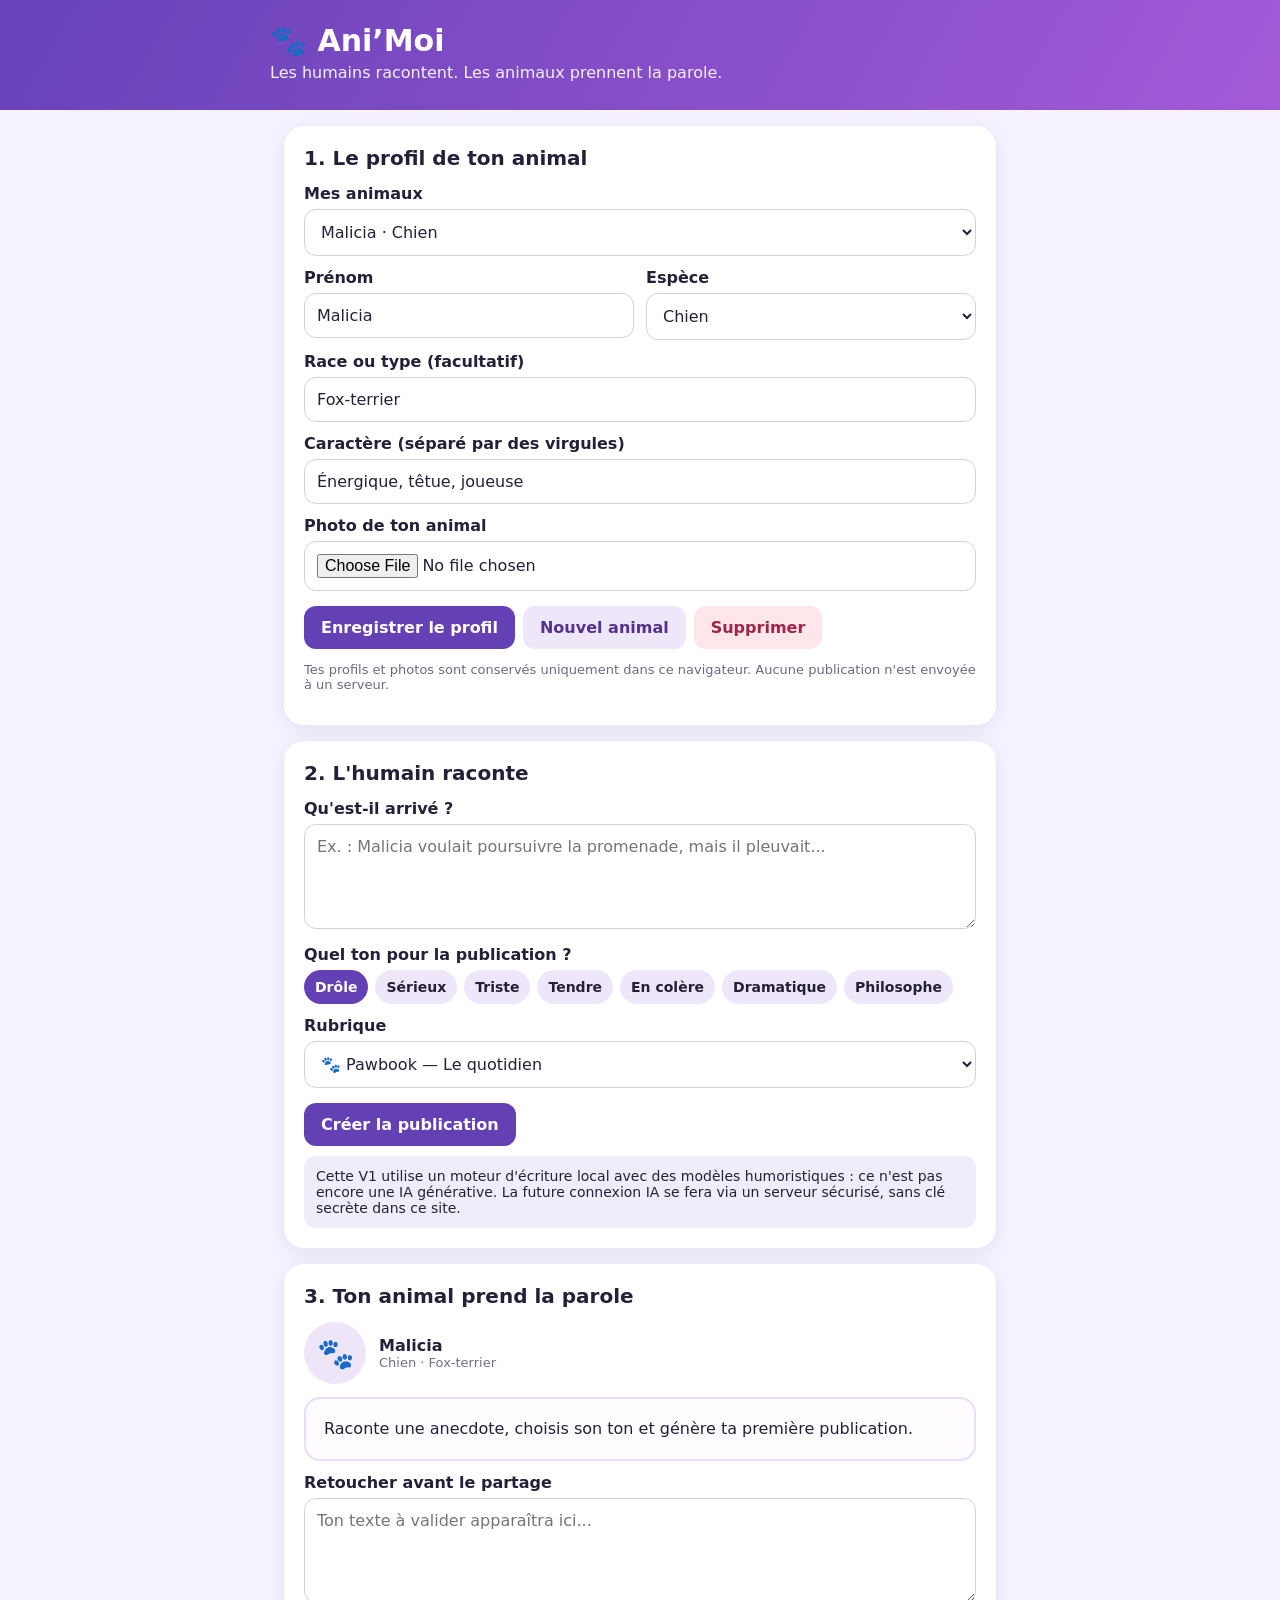
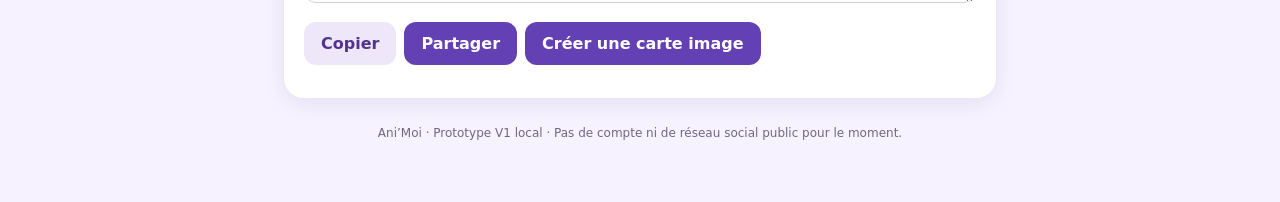
<file: index.html>
<!doctype html><html lang="fr"><head><meta charset="utf-8"><meta name="viewport" content="width=device-width,initial-scale=1,viewport-fit=cover"><meta name="theme-color" content="#6139aa"><title>Ani’Moi — Les animaux prennent la parole</title><style>
:root{font-family:system-ui,-apple-system,Segoe UI,sans-serif;color:#252037;background:#f6f2ff}*{box-sizing:border-box}body{margin:0}header{background:linear-gradient(120deg,#6742b8,#a35ad7);color:white;padding:23px 18px 28px}header .inner,main{max-width:740px;margin:auto}.logo{font-weight:850;font-size:30px}header p{margin:5px 0 0;opacity:.92}main{padding:16px 14px 50px}.panel{background:white;border-radius:20px;padding:20px;margin:0 0 16px;box-shadow:0 5px 22px #2a144515}h2{font-size:20px;margin:0 0 14px}label{display:block;font-weight:650;margin:12px 0 6px}input,textarea,select{font:inherit;width:100%;border:1px solid #d7cce9;border-radius:12px;padding:12px;background:white;color:#252037}textarea{min-height:105px;resize:vertical}button{font:inherit;cursor:pointer;background:#6440b5;color:white;border:0;border-radius:12px;padding:12px 17px;font-weight:750}button:disabled{opacity:.48;cursor:not-allowed}.secondary{background:#eee7fa;color:#53328d}.danger{background:#ffe6eb;color:#9f2445}.buttons{display:flex;gap:8px;flex-wrap:wrap;margin-top:15px}.tagline{font-size:13px;color:#716782}.choice{display:flex;flex-wrap:wrap;gap:7px}.choice label{margin:0;cursor:pointer}.choice input{position:absolute;opacity:0;width:0}.choice span{display:block;padding:9px 11px;border-radius:20px;background:#eee7fa;font-size:14px}.choice input:checked+span{background:#6440b5;color:white}.preview{border:2px solid #e9ddfb;background:#fefcff;border-radius:16px;padding:18px;white-space:pre-wrap;line-height:1.5;overflow-wrap:anywhere}.animal{display:flex;gap:13px;align-items:center;margin-bottom:13px}.avatar{width:62px;height:62px;border-radius:50%;object-fit:cover;background:#eee6f8;display:grid;place-items:center;font-size:30px}.muted{color:#766b84;font-size:13px}.notice{padding:12px;border-radius:12px;background:#f1ecfa;font-size:14px;margin-top:10px}#profilePic{max-width:125px;max-height:125px;border-radius:16px;object-fit:cover;display:none}#cardCanvas{width:100%;border-radius:12px;display:none;margin-top:12px}footer{text-align:center;color:#716782;font-size:12px;padding:12px}a{color:#6440b5}@media(min-width:600px){.twocol{display:grid;grid-template-columns:1fr 1fr;gap:12px}}
</style></head><body><header><div class="inner"><div class="logo">🐾 Ani’Moi</div><p>Les humains racontent. Les animaux prennent la parole.</p></div></header><main>
<section class="panel"><h2>1. Le profil de ton animal</h2><label for="animalSelect">Mes animaux</label><select id="animalSelect"></select><div class="twocol"><div><label for="petName">Prénom</label><input id="petName" maxlength="40" placeholder="Malicia"></div><div><label for="species">Espèce</label><select id="species"><option>Chien</option><option>Chat</option><option>Lapin</option><option>Oiseau</option><option>Cheval</option><option>Poisson</option><option>Hamster</option><option>Autre</option></select></div></div><label for="breed">Race ou type (facultatif)</label><input id="breed" maxlength="70" placeholder="Fox-terrier"><label for="traits">Caractère (séparé par des virgules)</label><input id="traits" maxlength="200" placeholder="Énergique, têtue, joueuse"><label for="photo">Photo de ton animal</label><input type="file" id="photo" accept="image/*"><img id="profilePic" alt="Aperçu de l'animal"><div class="buttons"><button id="savePet">Enregistrer le profil</button><button class="secondary" id="newPet">Nouvel animal</button><button class="danger" id="deletePet">Supprimer</button></div><p class="tagline">Tes profils et photos sont conservés uniquement dans ce navigateur. Aucune publication n'est envoyée à un serveur.</p></section>
<section class="panel"><h2>2. L'humain raconte</h2><label for="story">Qu'est-il arrivé ?</label><textarea id="story" maxlength="1200" placeholder="Ex. : Malicia voulait poursuivre la promenade, mais il pleuvait..."></textarea><label>Quel ton pour la publication ?</label><div class="choice" id="tones"></div><label for="rubric">Rubrique</label><select id="rubric"><option value="pawbook">🐾 Pawbook — Le quotidien</option><option value="sav">📣 Le SAV des animaux</option><option value="linkedin">💼 LinkedPaw — Vie professionnelle</option><option value="potins">📰 Potins de gamelle</option></select><div class="buttons"><button id="generate">Créer la publication</button></div><div class="notice">Cette V1 utilise un moteur d'écriture local avec des modèles humoristiques : ce n'est pas encore une IA générative. La future connexion IA se fera via un serveur sécurisé, sans clé secrète dans ce site.</div></section>
<section class="panel"><h2>3. Ton animal prend la parole</h2><div class="animal"><img class="avatar" id="postPhoto" alt="Photo de profil" style="display:none"><div class="avatar" id="fallbackAvatar">🐾</div><div><strong id="postName">Ton animal</strong><div class="muted" id="postMeta">Une publication pour commencer</div></div></div><div class="preview" id="output" aria-live="polite">Raconte une anecdote, choisis son ton et génère ta première publication.</div><label for="editPost">Retoucher avant le partage</label><textarea id="editPost" placeholder="Ton texte à valider apparaîtra ici..."></textarea><div class="buttons"><button id="copy" class="secondary">Copier</button><button id="share">Partager</button><button id="makeImage">Créer une carte image</button></div><canvas id="cardCanvas" width="1080" height="1350"></canvas><div class="buttons" id="downloadArea" style="display:none"><button id="download">Télécharger l'image</button></div><p class="muted" id="feedback" aria-live="polite"></p></section><footer>Ani’Moi · Prototype V1 local · Pas de compte ni de réseau social public pour le moment.</footer></main><script>
'use strict';const $=id=>document.getElementById(id);const KEY='animoi-pets-v1';let pets=[],selected=null,imageData='';let tone='drôle';const moods=['drôle','sérieux','triste','tendre','en colère','dramatique','philosophe'];
function save(){try{localStorage.setItem(KEY,JSON.stringify(pets));return true}catch(e){alert('Espace de stockage du navigateur insuffisant. Essaie une photo plus petite.');return false}}
try{pets=JSON.parse(localStorage.getItem(KEY)||'[]');if(!Array.isArray(pets))pets=[]}catch{pets=[]}
if(!pets.length){pets=[{id:'malicia-demo',name:'Malicia',species:'Chien',breed:'Fox-terrier',traits:'Énergique, têtue, joueuse',photo:''}];save()}
function renderPets(){const s=$('animalSelect');s.replaceChildren();pets.forEach(p=>{const o=document.createElement('option');o.value=p.id;o.textContent=p.name+' · '+p.species;s.append(o)});if(selected&&pets.some(p=>p.id===selected))s.value=selected;else selected=pets[0]?.id||null,s.value=selected||'';loadPet()}
function loadPet(){const p=pets.find(x=>x.id===selected);$('petName').value=p?.name||'';$('species').value=p?.species||'Chien';$('breed').value=p?.breed||'';$('traits').value=p?.traits||'';imageData=p?.photo||'';$('profilePic').style.display=imageData?'block':'none';if(imageData)$('profilePic').src=imageData;updateByline()}
function current(){return pets.find(p=>p.id===selected)||{name:$('petName').value.trim()||'Mon animal',species:$('species').value,breed:$('breed').value,traits:$('traits').value,photo:imageData}}
function updateByline(){const p=current();$('postName').textContent=p.name;$('postMeta').textContent=[p.species,p.breed].filter(Boolean).join(' · ');$('fallbackAvatar').style.display=p.photo?'none':'grid';$('postPhoto').style.display=p.photo?'block':'none';if(p.photo)$('postPhoto').src=p.photo}
$('animalSelect').addEventListener('change',e=>{selected=e.target.value;loadPet()});$('newPet').onclick=()=>{selected=null;loadPet();$('petName').focus()};$('deletePet').onclick=()=>{if(!selected)return;if(!confirm('Supprimer ce profil de cet appareil ?'))return;pets=pets.filter(p=>p.id!==selected);save();selected=null;renderPets()};
$('photo').onchange=async e=>{const file=e.target.files[0];if(!file)return;if(!file.type.startsWith('image/'))return alert('Choisis une image.');try{const url=URL.createObjectURL(file);const img=new Image();img.src=url;await img.decode();const scale=Math.min(1,550/Math.max(img.width,img.height));const c=document.createElement('canvas');c.width=Math.round(img.width*scale);c.height=Math.round(img.height*scale);c.getContext('2d').drawImage(img,0,0,c.width,c.height);imageData=c.toDataURL('image/jpeg',.7);URL.revokeObjectURL(url);$('profilePic').src=imageData;$('profilePic').style.display='block';updateByline()}catch{alert('Cette image ne peut pas être chargée.')}};
$('savePet').onclick=()=>{const name=$('petName').value.trim();if(!name)return alert('Indique le prénom de ton animal.');const p={id:selected||'pet-'+Date.now(),name,species:$('species').value,breed:$('breed').value.trim(),traits:$('traits').value.trim(),photo:imageData};const old=[...pets];const index=pets.findIndex(x=>x.id===p.id);if(index<0)pets.push(p);else pets[index]=p;if(!save()){pets=old;return}selected=p.id;renderPets();$('feedback').textContent='Profil enregistré sur cet appareil.'};
const tones=$('tones');moods.forEach(m=>{const label=document.createElement('label');const radio=document.createElement('input');radio.type='radio';radio.name='mood';radio.value=m;radio.checked=m===tone;radio.onchange=()=>tone=m;const span=document.createElement('span');span.textContent=m[0].toUpperCase()+m.slice(1);label.append(radio,span);tones.append(label)});
function narrator(p){const traits=p.traits?` (${p.traits})`:'';return p.name+traits}
function formulate(p,story,mood,rubric){const intro={drôle:'COMMUNIQUÉ OFFICIEL 🐾',sérieux:'UNE QUESTION IMPORTANTE 🐾',triste:'UN PETIT MOMENT DE MÉLANCOLIE 💜',tendre:'LE BONHEUR EST DANS LES PETITS RIENS ❤️','en colère':'JE DÉPOSE UNE RÉCLAMATION ! 😤',dramatique:'TRAGÉDIE EN TROIS ACTES 🎭',philosophe:'PENSÉE DU JOUR 🌿'}[mood];const prefix={pawbook:'Cher journal,',sav:'À l’attention du service réclamations des humains,',linkedin:'Note interne de la direction des opérations domestiques,',potins:'EXCLUSIVITÉ — La presse animalière révèle :'}[rubric];const ending={drôle:'J’exige réparation sous forme de friandises. Sans négociation. 😂',sérieux:'Merci de prendre cette question très au sérieux. 🐾',triste:'Un peu de douceur me ferait du bien aujourd’hui. 💜',tendre:'Et malgré tout, je ne changerais mon humain pour rien au monde. ❤️','en colère':'Le syndicat des pattes libres a été prévenu. 😤',dramatique:'La suite au prochain épisode… si mon cœur le supporte. 🎭',philosophe:'La vie est courte : prenons le temps de renifler les roses. 🌿'}[mood];return `${intro}\n\n${prefix}\n\nVoici les faits selon mon humain : « ${story.trim()} »\n\nMoi, ${p.name}, ${p.species.toLowerCase()}${p.breed?' '+p.breed:''}, je tiens à faire entendre ma version.\n\n${ending}\n\n#AniMoi #VieDAnimal`}
$('generate').onclick=()=>{const story=$('story').value.trim();if(!story)return alert('Raconte une petite anecdote.');const p=current();const result=formulate(p,story,tone,$('rubric').value);$('output').textContent=result;$('editPost').value=result;updateByline();$('feedback').textContent='Texte de démonstration prêt à retoucher.'};$('editPost').oninput=()=>{$('output').textContent=$('editPost').value};
$('copy').onclick=async()=>{const s=$('editPost').value;if(!s)return;try{await navigator.clipboard.writeText(s);$('feedback').textContent='Texte copié !'}catch{$('editPost').select();$('feedback').textContent='Sélectionne le texte pour le copier.'}};
$('share').onclick=async()=>{const text=$('editPost').value;if(!text)return;try{if(navigator.share)await navigator.share({title:'Ani’Moi',text});else{$('copy').click()}}catch(e){if(e.name!=='AbortError')$('feedback').textContent='Partage indisponible : utilise Copier.'}};
function wrap(ctx,text,maxWidth){const out=[];for(const para of text.split('\n')){if(!para){out.push('');continue}let line='';for(const word of para.split(/\s+/)){if(ctx.measureText((line?line+' ':'')+word).width>maxWidth&&line){out.push(line);line=word}else line+=(line?' ':'')+word}out.push(line)}return out}
$('makeImage').onclick=()=>{const text=$('editPost').value.trim();if(!text)return alert('Génère d’abord une publication.');const p=current(),c=$('cardCanvas'),ctx=c.getContext('2d');ctx.fillStyle='#f8f3ff';ctx.fillRect(0,0,1080,1350);ctx.fillStyle='#6540ac';ctx.fillRect(0,0,1080,170);ctx.fillStyle='white';ctx.font='bold 67px system-ui';ctx.fillText('🐾 Ani’Moi',65,110);ctx.fillStyle='#251b35';ctx.font='bold 52px system-ui';ctx.fillText(p.name.slice(0,23),70,245);ctx.fillStyle='#736384';ctx.font='31px system-ui';ctx.fillText([p.species,p.breed].filter(Boolean).join(' · ').slice(0,46),70,297);ctx.fillStyle='#2b2334';ctx.font='34px system-ui';const lines=wrap(ctx,text,930);let y=385;for(const line of lines){if(y>1230){ctx.fillText('…',70,y);break}ctx.fillText(line,70,y);y+=47}ctx.fillStyle='#6540ac';ctx.font='bold 28px system-ui';ctx.fillText('Les animaux prennent la parole.',70,1310);c.style.display='block';$('downloadArea').style.display='flex';$('feedback').textContent='Carte créée, prête à télécharger.'};$('download').onclick=()=>{const a=document.createElement('a');a.download='animoi-publication.png';a.href=$('cardCanvas').toDataURL('image/png');a.click()};renderPets();
</script></body></html>
</file>
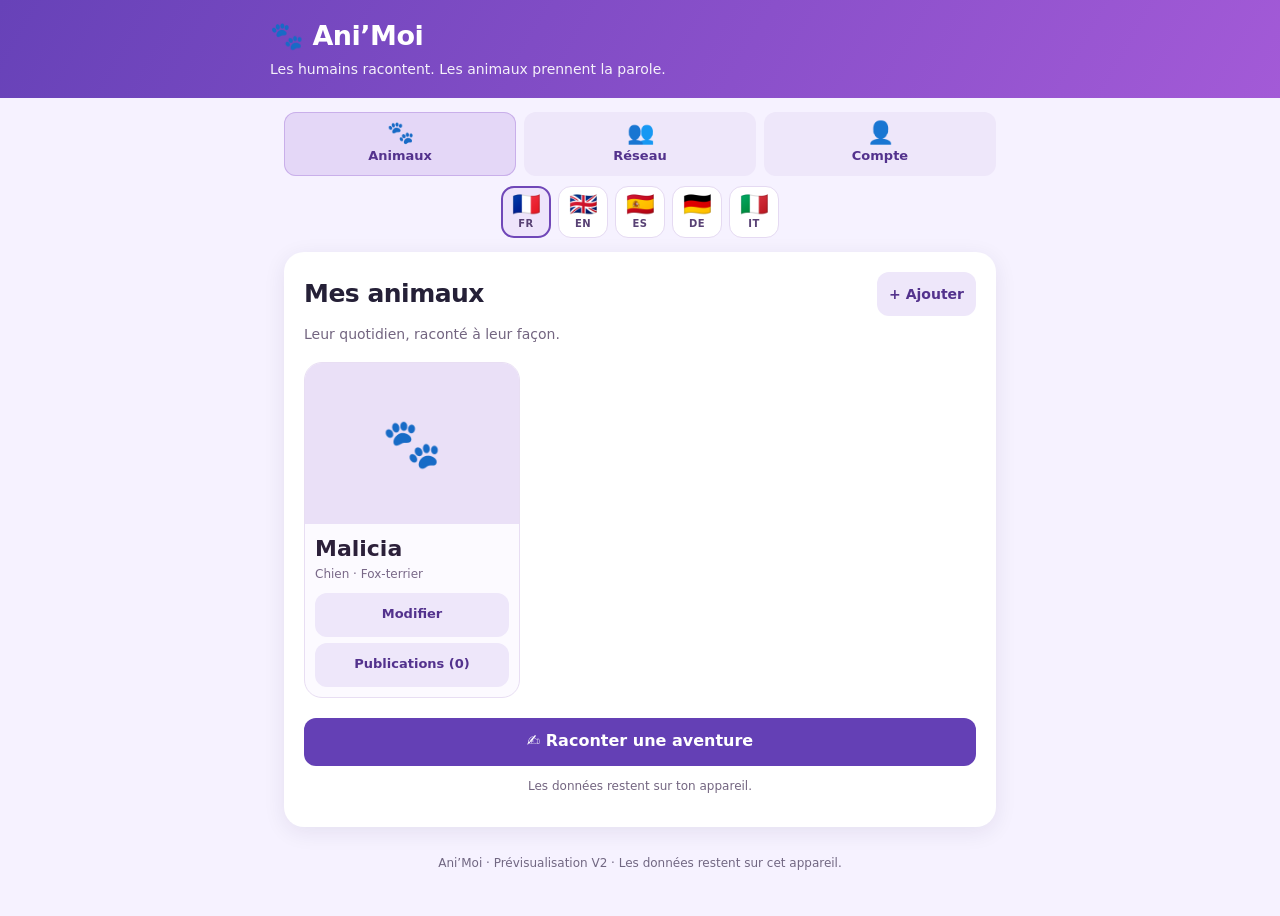
<file: v2-preview/index.html>
<!doctype html><html lang="fr"><head><meta charset="utf-8"><meta name="viewport" content="width=device-width,initial-scale=1,viewport-fit=cover"><meta name="theme-color" content="#6139aa"><title>Ani’Moi — Les animaux prennent la parole</title><style>
:root{font-family:system-ui,-apple-system,Segoe UI,sans-serif;color:#252037;background:#f6f2ff}*{box-sizing:border-box}body{margin:0}header{background:linear-gradient(120deg,#6742b8,#a35ad7);color:white;padding:23px 18px 28px}header .inner,main{max-width:740px;margin:auto}.logo{font-weight:850;font-size:30px}header p{margin:5px 0 0;opacity:.92}main{padding:16px 14px 50px}.panel{background:white;border-radius:20px;padding:20px;margin:0 0 16px;box-shadow:0 5px 22px #2a144515}h2{font-size:20px;margin:0 0 14px}label{display:block;font-weight:650;margin:12px 0 6px}input,textarea,select{font:inherit;width:100%;border:1px solid #d7cce9;border-radius:12px;padding:12px;background:white;color:#252037}textarea{min-height:105px;resize:vertical}button{font:inherit;cursor:pointer;background:#6440b5;color:white;border:0;border-radius:12px;padding:12px 17px;font-weight:750}button:disabled{opacity:.48;cursor:not-allowed}.secondary{background:#eee7fa;color:#53328d}.danger{background:#ffe6eb;color:#9f2445}.buttons{display:flex;gap:8px;flex-wrap:wrap;margin-top:15px}.tagline{font-size:13px;color:#716782}.choice{display:flex;flex-wrap:wrap;gap:7px}.choice label{margin:0;cursor:pointer}.choice input{position:absolute;opacity:0;width:0}.choice span{display:block;padding:9px 11px;border-radius:20px;background:#eee7fa;font-size:14px}.choice input:checked+span{background:#6440b5;color:white}.preview{border:2px solid #e9ddfb;background:#fefcff;border-radius:16px;padding:18px;white-space:pre-wrap;line-height:1.5;overflow-wrap:anywhere}.animal{display:flex;gap:13px;align-items:center;margin-bottom:13px}.avatar{width:62px;height:62px;border-radius:50%;object-fit:cover;background:#eee6f8;display:grid;place-items:center;font-size:30px}.muted{color:#766b84;font-size:13px}.notice{padding:12px;border-radius:12px;background:#f1ecfa;font-size:14px;margin-top:10px}#profilePic{max-width:125px;max-height:125px;border-radius:16px;object-fit:cover;display:none}#cardCanvas{width:100%;border-radius:12px;display:none;margin-top:12px}footer{text-align:center;color:#716782;font-size:12px;padding:12px}a{color:#6440b5}@media(min-width:600px){.twocol{display:grid;grid-template-columns:1fr 1fr;gap:12px}}
#editPost{min-height:340px;height:42vh;max-height:75vh;line-height:1.55;resize:vertical}@media(min-width:600px){#editPost{min-height:400px;height:460px}}</style><link rel="stylesheet" href="v2.css?v=4.11"><link rel="stylesheet" href="publication-card.css?v=4.11"></head><body><header><div class="inner"><div class="logo">🐾 Ani’Moi</div><p data-i18n="app.tagline">Les humains racontent. Les animaux prennent la parole.</p></div></header><main>
<section class="panel"><h2 data-i18n="profile.title">1. Le profil de ton animal</h2><label for="animalSelect" data-i18n="profile.animals">Mes animaux</label><select id="animalSelect"></select><div class="twocol"><div><label for="petName" data-i18n="profile.name">Prénom</label><input id="petName" maxlength="40" placeholder="Mon animal"></div><div><label for="species" data-i18n="profile.species">Espèce</label><select id="species"><option value="Chien" data-i18n="species.dog">Chien</option><option value="Chat" data-i18n="species.cat">Chat</option><option value="Lapin" data-i18n="species.rabbit">Lapin</option><option value="Oiseau" data-i18n="species.bird">Oiseau</option><option value="Cheval" data-i18n="species.horse">Cheval</option><option value="Poisson" data-i18n="species.fish">Poisson</option><option value="Hamster" data-i18n="species.hamster">Hamster</option><option value="Autre" data-i18n="species.other">Autre</option></select></div></div><input id="breed" type="hidden"><input id="traits" type="hidden"><div id="profileCharacteristics"></div><label for="photo" data-i18n="profile.photo">Photo de ton animal</label><input type="file" id="photo" accept="image/*"><img id="profilePic" alt="Aperçu de l'animal"><div class="buttons"><button id="savePet" data-i18n="profile.saveInitial">Enregistrer le profil</button><button class="danger" id="deletePet" data-i18n="profile.delete">Supprimer</button></div><p class="tagline" data-i18n="profile.privacy">Tes profils et photos sont conservés uniquement dans ce navigateur. Aucune publication n'est envoyée à un serveur.</p></section>
<section class="panel"><h2 data-i18n="composer.title">L’humain raconte</h2><label for="story" data-i18n="composer.story">Qu'est-il arrivé ?</label><textarea id="story" maxlength="1200" placeholder="Ex. : Mon animal voulait poursuivre la promenade, mais il pleuvait..."></textarea><label data-i18n="composer.tone">Quel ton pour la publication ?</label><div class="choice" id="tones"></div><label for="rubric" data-i18n="composer.rubric">Rubrique</label><select id="rubric"><option value="pawbook" data-i18n="rubric.pawbook">🐾 Pawbook — Le quotidien</option><option value="sav" data-i18n="rubric.sav">📣 Le SAV des animaux</option><option value="linkedin" data-i18n="rubric.linkedin">💼 LinkedPaw — Vie professionnelle</option><option value="potins" data-i18n="rubric.potins">📰 Potins de gamelle</option></select><div class="buttons"><button id="generate" data-i18n="composer.generate">Créer la publication</button></div><div class="notice" data-i18n="composer.notice">Cette version utilise un moteur d'écriture local avec des modèles humoristiques : ce n'est pas encore une IA générative. La future connexion IA se fera via un serveur sécurisé, sans clé secrète dans ce site.</div></section>
<section class="panel"><h2 data-i18n="preview.title">Communiqué officiel</h2><div class="animal"><img class="avatar" id="postPhoto" alt="Photo de profil" style="display:none"><div class="avatar" id="fallbackAvatar">🐾</div><div><strong id="postName">Ton animal</strong><div class="muted" id="postMeta">Une publication pour commencer</div></div></div><div class="preview" id="output" hidden aria-hidden="true">Raconte une anecdote, choisis son ton et génère ta première publication.</div><label class="editor-hint" for="editPost" data-i18n="preview.edit">Vous pouvez retoucher le texte avant de le partager.</label><textarea id="editPost" rows="14" placeholder="Ton texte à valider apparaîtra ici..."></textarea><div class="buttons"><button id="copy" class="secondary" data-i18n="preview.copy">Copier</button><button id="share" data-i18n="preview.share">Partager</button><button id="makeImage" data-i18n="preview.image">Créer une carte image</button></div><canvas id="cardCanvas" width="1080" height="1350"></canvas><div class="buttons" id="downloadArea" style="display:none"><button id="download" data-i18n="preview.download">Télécharger l'image</button></div><p class="muted" id="feedback" aria-live="polite"></p></section><footer data-i18n="app.footer">Ani’Moi · Prévisualisation V2 · Les données restent sur cet appareil.</footer></main><script src="catalogs/breeds.js?v=4.11"></script><script src="catalogs/species.js?v=4.11"></script><script src="characteristics.js?v=4.11"></script><script src="pet-age.js?v=4.11"></script><script src="i18n.js?v=4.11"></script><script src="locales/fr.js?v=4.11"></script><script src="locales/en.js?v=4.11"></script><script src="locales/es.js?v=4.11"></script><script src="locales/de.js?v=4.11"></script><script src="locales/it.js?v=4.11"></script><script src="rubrics.js?v=4.11"></script><script src="permissions.js?v=4.11"></script><script src="gazette.js?v=4.11"></script><script src="data.js?v=4.11"></script><script>AniMoiI18n.setLocale(AniMoiData.read().settings.language);</script><script src="profile-fields.js?v=4.11"></script><script src="pet-age-fields.js?v=4.11"></script><script>
'use strict';const $=id=>document.getElementById(id);const KEY='animoi-pets-v1';let pets=[],selected=null,imageData='',photoEpoch=0;let tone='drôle';const moods=['drôle','sérieux','triste','tendre','en colère','dramatique','philosophe'];
function save(){try{AniMoiData.write({...AniMoiData.read(),pets});return true}catch(e){alert('Enregistrement annulé : '+e.message);return false}}
pets=AniMoiData.read().pets;
function renderPets(){const s=$('animalSelect');s.replaceChildren();pets.forEach(p=>{const o=document.createElement('option');o.value=p.id;o.textContent=p.name+' · '+p.species;s.append(o)});if(selected&&pets.some(p=>p.id===selected))s.value=selected;else selected=pets[0]?.id||null,s.value=selected||'';loadPet()}
function loadPet(){photoEpoch++;$('photo').value='';const p=pets.find(x=>x.id===selected);$('petName').value=p?.name||'';if(p?.species&&![...$('species').options].some(option=>option.value===p.species)){const option=document.createElement('option');option.value=p.species;option.textContent=p.species;$('species').append(option)}$('species').value=p?.species||'Chien';$('breed').value=p?.breed||'';$('traits').value=p?.traits||'';AniMoiProfileFields.load(p,$('species').value);AniMoiPetAgeFields.load(p);imageData=p?.photo||'';$('profilePic').style.display=imageData?'block':'none';if(imageData)$('profilePic').src=imageData;updateByline()}
function current(){return pets.find(p=>p.id===selected)||{name:$('petName').value.trim()||'Mon animal',species:$('species').value,breed:$('breed').value,traits:$('traits').value,photo:imageData}}
function updateByline(){const p=current();$('postName').textContent=p.name;$('postMeta').textContent=[p.species,p.breed].filter(Boolean).join(' · ');$('fallbackAvatar').style.display=p.photo?'none':'grid';$('postPhoto').style.display=p.photo?'block':'none';if(p.photo)$('postPhoto').src=p.photo}
$('animalSelect').addEventListener('change',e=>{selected=e.target.value;loadPet()});function beginAnimal(){selected=null;loadPet()}$('deletePet').onclick=()=>{};
$('photo').onchange=async e=>{
 const file=e.target.files[0];if(!file)return;
 if(!file.type.startsWith('image/'))return alert('Choisis une image.');
 const epoch=++photoEpoch;let url;
 try{
 url=URL.createObjectURL(file);const img=new Image();img.src=url;await img.decode();
 if(epoch!==photoEpoch)return;
 const scale=Math.min(1,550/Math.max(img.width,img.height)),c=document.createElement('canvas');
 c.width=Math.round(img.width*scale);c.height=Math.round(img.height*scale);c.getContext('2d').drawImage(img,0,0,c.width,c.height);
 imageData=c.toDataURL('image/jpeg',.7);$('profilePic').src=imageData;$('profilePic').style.display='block';updateByline();
 }catch{if(epoch===photoEpoch)alert('Cette image ne peut pas être chargée.')}finally{if(url)URL.revokeObjectURL(url)}
};
$('savePet').onclick=()=>{const name=$('petName').value.trim();if(!name)return alert('Indique le prénom de ton animal.');let fields;try{fields={...AniMoiProfileFields.values(),...AniMoiPetAgeFields.values()}}catch(error){return alert(error.message)}const p={...pets.find(p=>p.id===selected),id:selected||'pet-'+crypto.randomUUID(),name,species:$('species').value,...fields,photo:imageData};const old=[...pets];const index=pets.findIndex(x=>x.id===p.id);if(index<0)pets.push(p);else pets[index]=p;if(!save()){pets=old;return}selected=p.id;renderPets();$('feedback').textContent='Profil enregistré sur cet appareil.';document.dispatchEvent(new Event('animoi:pet-saved'))};
const tones=$('tones');moods.forEach(m=>{const label=document.createElement('label');const radio=document.createElement('input');radio.type='radio';radio.name='mood';radio.value=m;radio.checked=m===tone;radio.onchange=()=>tone=m;const span=document.createElement('span');AniMoiI18n.bind(span,'tone.'+({'drôle':'funny','sérieux':'serious','triste':'sad','tendre':'tender','en colère':'angry','dramatique':'dramatic','philosophe':'philosophical'}[m]));label.append(radio,span);tones.append(label)});
function personality(p){const labels=AniMoiCharacteristics.prioritizedLabels(p,'fr');if(!labels.length)return '';const rules=[[/joueu|energi|énergi|actif|active|espiègl|espiegl/i,'Moi, je transforme chaque imprévu en terrain de jeu.'],[/têtu|tetu/i,'Changer d’avis ? Je préfère défendre mon idée jusqu’au bout.'],[/timid|craint/i,'Je préfère observer à l’abri avant de me lancer.'],[/calme|dou/i,'Je prends le temps de savourer les petits moments.'],[/curieu/i,'Il faut absolument que j’explore cette affaire.']];const replies=[];for(const label of labels)for(const [pattern,reply] of rules)if(pattern.test(label)&&!replies.includes(reply))replies.push(reply);return '\n\n'+(replies.join(' ')||'Je raconte cette aventure à ma façon.')}
function narrator(p){return p.name}
function formulate(p,story,mood,rubric){const language=AniMoiPublications.detectLanguage(story,AniMoiI18n.locale);if(language!=='fr')return AniMoiPublications.withDefaultHashtags(AniMoiStoryFormatter.format(p,story,mood,rubric,language),p.species,AniMoiI18n.locale);const intro={drôle:'COMMUNIQUÉ OFFICIEL 🐾',sérieux:'UNE QUESTION IMPORTANTE 🐾',triste:'UN PETIT MOMENT DE MÉLANCOLIE 💜',tendre:'LE BONHEUR EST DANS LES PETITS RIENS ❤️','en colère':'JE DÉPOSE UNE RÉCLAMATION ! 😤',dramatique:'TRAGÉDIE EN TROIS ACTES 🎭',philosophe:'PENSÉE DU JOUR 🌿'}[mood];const prefix={pawbook:'Cher journal,',sav:'À l’attention du service réclamations des humains,',linkedin:'Note interne de la direction des opérations domestiques,',potins:'EXCLUSIVITÉ — La presse animalière révèle :'}[rubric];const ending={drôle:'J’exige réparation sous forme de friandises. Sans négociation. 😂',sérieux:'Merci de prendre cette question très au sérieux. 🐾',triste:'Un peu de douceur me ferait du bien aujourd’hui. 💜',tendre:'Et malgré tout, je ne changerais mon humain pour rien au monde. ❤️','en colère':'Le syndicat des pattes libres a été prévenu. 😤',dramatique:'La suite au prochain épisode… si mon cœur le supporte. 🎭',philosophe:'La vie est courte : prenons le temps de renifler les roses. 🌿'}[mood];return `${intro}\n\n${prefix}\n\nVoici les faits selon mon humain : « ${story.trim()} »\n\nMoi, ${p.name}, ${p.species.toLowerCase()}${p.breed?' '+p.breed:''}, je tiens à faire entendre ma version.${personality(p)}\n\n${ending}\n\n${AniMoiPublications.defaultHashtags(p.species,AniMoiI18n.locale)}`}
$('generate').onclick=()=>{const story=$('story').value.trim();if(!story)return alert('Raconte une petite anecdote.');const p=current();let result=formulate(p,story,tone,$('rubric').value);const context=AniMoiHumor.context(p,{tone,humorVariant:AniMoiHumor.composer.value,rubric:$('rubric').value,story,language:AniMoiPublications.detectLanguage(story,AniMoiI18n.locale)});if(AniMoiHumor.isAmusing(tone))result=AniMoiHumor.style(result,context.humorVariant,context.language);$('output').textContent=result;$('editPost').value=result;updateByline();$('feedback').textContent='Texte de démonstration prêt à retoucher.'};$('editPost').oninput=()=>{$('output').textContent=$('editPost').value};
$('copy').onclick=async()=>{const s=$('editPost').value;if(!s)return;try{await navigator.clipboard.writeText(s);$('feedback').textContent='Texte copié !'}catch{$('editPost').select();$('feedback').textContent='Sélectionne le texte pour le copier.'}};
$('share').onclick=async()=>{const text=$('editPost').value;if(!text)return;try{if(navigator.share)await navigator.share({title:'Ani’Moi',text});else{$('copy').click()}}catch(e){if(e.name!=='AbortError')$('feedback').textContent='Partage indisponible : utilise Copier.'}};
function wrap(ctx,text,maxWidth){const out=[];for(const para of text.split('\n')){if(!para){out.push('');continue}let line='';for(const word of para.split(/\s+/)){if(ctx.measureText((line?line+' ':'')+word).width>maxWidth&&line){out.push(line);line=word}else line+=(line?' ':'')+word}out.push(line)}return out}
$('makeImage').onclick=()=>{const text=$('editPost').value.trim();if(!text)return alert('Génère d’abord une publication.');const p=current(),c=$('cardCanvas'),ctx=c.getContext('2d');ctx.fillStyle='#f8f3ff';ctx.fillRect(0,0,1080,1350);ctx.fillStyle='#6540ac';ctx.fillRect(0,0,1080,170);ctx.fillStyle='white';ctx.font='bold 67px system-ui';ctx.fillText('🐾 Ani’Moi',65,110);ctx.fillStyle='#251b35';ctx.font='bold 52px system-ui';ctx.fillText(p.name.slice(0,23),70,245);ctx.fillStyle='#736384';ctx.font='31px system-ui';ctx.fillText([p.species,p.breed].filter(Boolean).join(' · ').slice(0,46),70,297);ctx.fillStyle='#2b2334';ctx.font='34px system-ui';const lines=wrap(ctx,text,930);let y=385;for(const line of lines){if(y>1230){ctx.fillText('…',70,y);break}ctx.fillText(line,70,y);y+=47}ctx.fillStyle='#6540ac';ctx.font='bold 28px system-ui';ctx.fillText('Les animaux prennent la parole.',70,1310);c.style.display='block';$('downloadArea').style.display='flex';$('feedback').textContent='Carte créée, prête à télécharger.'};$('download').onclick=()=>{const a=document.createElement('a');a.download='animoi-publication.png';a.href=$('cardCanvas').toDataURL('image/png');a.click()};renderPets();
</script><script src="post-photo.js?v=4.11" defer></script><script src="caption.js?v=4.11" defer></script><script src="humor.js?v=4.12" defer></script><script src="story-formatter.js?v=4.11" defer></script><script src="translation.js?v=4.11" defer></script><script src="publication-fields.js?v=4.11" defer></script><script src="publication-card.js?v=4.11" defer></script><script src="v2.js?v=4.11" defer></script><script src="sharecards.js?v=4.11" defer></script><script src="communities.js?v=4.11" defer></script></body></html>
</file>
<file: v2-preview/v2.css>
/* Mobile-first V2; the V1 at the repository root does not load this stylesheet. */
body { line-height: 1.45; }
header { padding: 16px max(16px, env(safe-area-inset-right)) 18px max(16px, env(safe-area-inset-left)); }
header .logo { font-size: 27px; letter-spacing: -.5px; }
header p { font-size: 14px; line-height: 1.4; max-width: 36em; }
main { padding: 14px max(14px, env(safe-area-inset-right)) max(32px, env(safe-area-inset-bottom)) max(14px, env(safe-area-inset-left)); }
h1 { font-size: 25px; line-height: 1.2; margin: 0 0 8px; letter-spacing: -.5px; }
h2 { line-height: 1.3; }
button { min-height: 48px; touch-action: manipulation; line-height: 1.3; overflow-wrap: anywhere; }
input, select { min-height: 48px; }
input, textarea, select { font-size: 16px; }
button:focus-visible, input:focus-visible, select:focus-visible, textarea:focus-visible { outline: 3px solid #a96cdd; outline-offset: 3px; }
.choice span { min-height: 48px; padding: 13px 15px; }
.choice input:focus-visible + span { outline: 3px solid #a96cdd; outline-offset: 3px; }
.v2-screen[hidden], .community-screen[hidden] { display: none !important; }
.v2-nav { margin-bottom: 14px; }
.primary-nav { display: grid; grid-template-columns: repeat(3, minmax(0, 1fr)); gap: 8px; }
.primary-nav button { min-width: 0; min-height: 64px; display: flex; flex-direction: column; justify-content: center; align-items: center; gap: 4px; font-size: 13px; padding: 8px 4px; }
.nav-icon { font-size: 22px; line-height: 1; }
.nav-label { white-space: nowrap; line-height: 1.3; }
.primary-nav button[aria-current=page] { background: #e4d7f7; box-shadow: inset 0 0 0 1px #c9afea; }
.language-dock { display: flex; justify-content: center; margin-top: 10px; }
.language-dock:empty { display: none; }
.language-bar { display: flex; gap: 7px; flex-wrap: wrap; }
.language-button { width: 50px; min-height: 52px; padding: 5px; background: #fff; color: #584174; border: 1px solid #e5daf2; border-radius: 13px; display: flex; flex-direction: column; align-items: center; justify-content: center; gap: 1px; }
.language-button[aria-pressed=true] { background: #eee4fb; border: 2px solid #7047b8; }
.language-flag { font-size: 23px; line-height: 1; }
.language-code { font-size: 10px; letter-spacing: .5px; }
.home-lead { margin-bottom: 18px; }
.home-lead p { margin: 0; }
.v2-muted { color: #736580; font-size: 14px; }
.v2-grid { display: grid; grid-template-columns: repeat(2, minmax(0, 1fr)); gap: 12px; }
.v2-card { position: relative; min-width: 0; background: #fcfaff; border: 1px solid #e8def3; border-radius: 18px; overflow: hidden; }
.pet-open { border-radius: 0; padding: 0; width: 100%; display: flex; flex-direction: column; align-items: stretch; background: transparent; color: #2c203a; text-align: left; }
.pet-open:focus-visible { outline-offset: -4px; }
.pet-open img, .v2-emoji { width: 100%; aspect-ratio: 4 / 3; object-fit: cover; background: #eae0f7; }
.v2-emoji { display: grid; place-items: center; font-size: 48px; }
.pet-caption { padding: 12px 10px 10px; min-width: 0; }
.pet-caption strong { display: block; font-size: 20px; line-height: 1.2; margin-bottom: 5px; overflow-wrap: anywhere; }
.pet-caption small { display: block; color: #796888; font-size: 12px; font-weight: 500; overflow-wrap: anywhere; }
.card-actions { display: grid; gap: 6px; padding: 0 10px 10px; }
.card-actions button { min-width: 0; min-height: 44px; padding: 9px 6px; font-size: 13px; }
.home-actions { display: grid; gap: 9px; margin-top: 20px; }
.home-storage { text-align: center; font-size: 12px; }
.empty-pets { grid-column: 1 / -1; padding: 24px 12px; background: #faf7ff; border: 1px dashed #d9c6ec; border-radius: 18px; text-align: center; }
.empty-pets h2 { margin-bottom: 8px; }
.empty-paw { font-size: 42px; margin-bottom: 10px; }
.full-width { grid-column: 1 / -1; }
.animal-summary { margin-top: 20px; }
.animal > *, .community-author > *, .animal-details { min-width: 0; }
.animal h2, .animal p, .community-author strong, #postName, #postMeta { overflow-wrap: anywhere; }
.avatar { flex: 0 0 62px; }
#historyTitle { margin-top: 28px; scroll-margin-top: 16px; }
.v2-post { border: 1px solid #e8ddf6; padding: 15px; border-radius: 14px; margin: 10px 0; overflow-wrap: anywhere; }
.v2-post p { white-space: pre-wrap; }
.post-photo-fields { margin: 20px 0; padding: 14px; border: 1px solid #e8ddf6; border-radius: 14px; min-width: 0; }
.post-photo-fields input[type=file] { width: 100%; max-width: 100%; min-width: 0; padding: 10px 0; }
.post-photo-fields p { overflow-wrap: anywhere; }
.post-photo { display: block; width: 100%; max-width: 100%; height: auto; max-height: 520px; object-fit: contain; border-radius: 12px; margin: 12px 0; background: #faf7ff; }
.post-photo[hidden], #removePostPhoto[hidden] { display: none !important; }
.account-section { margin-top: 24px; padding-top: 22px; border-top: 1px solid #eee5f6; }
.account-section h2 { font-size: 19px; }
.account-section button { margin-top: 10px; }
.account-section .language-button { margin-top: 0; }
.setting-label { font-size: 14px; font-weight: 650; }
.adventure-pets { display: grid; gap: 10px; margin: 20px 0; }
.adventure-pet { display: flex; align-items: center; gap: 12px; text-align: left; min-width: 0; }
.adventure-pet img, .chooser-emoji { width: 52px; height: 52px; border-radius: 12px; object-fit: cover; flex-shrink: 0; }
.chooser-emoji { display: grid; place-items: center; background: #e4d5f4; font-size: 27px; }
.adventure-pet span { overflow-wrap: anywhere; min-width: 0; }
.community-tabs button { min-height: 48px; }
@media (min-width: 600px) { .v2-grid { grid-template-columns: repeat(3, minmax(0, 1fr)); } .pet-caption strong { font-size: 22px; } }
@media (prefers-reduced-motion: reduce) { * { scroll-behavior: auto !important; } }

@media (max-width: 360px) { .language-bar { gap: 5px; } .language-button { width: 44px; } }
button { -webkit-tap-highlight-color: transparent; }
button:active { filter: brightness(.96); }
.v2-screen h1[tabindex="-1"]:focus, .v2-screen h2[tabindex="-1"]:focus { outline: none; }

.home-title-row { display: flex; align-items: center; justify-content: space-between; gap: 12px; margin-bottom: 8px; }
.home-title-row h1 { min-width: 0; margin: 0; font-size: clamp(21px, 5.7vw, 25px); }
.home-title-row button { flex-shrink: 0; min-height: 44px; padding: 10px 12px; font-size: 14px; white-space: nowrap; }
.delete-dialog { width: 420px; max-width: calc(100vw - 28px); max-height: calc(100vh - 32px); max-height: calc(100dvh - 32px); overflow-y: auto; box-sizing: border-box; padding: 22px; border: 1px solid #eee3f6; border-radius: 22px; color: #2c203a; background: #fff; box-shadow: 0 15px 70px #24103840; }
.delete-dialog::backdrop { background: #24133899; }
.delete-dialog h2 { margin-bottom: 12px; }
.delete-dialog p { overflow-wrap: anywhere; }
.delete-dialog #backupBeforeDelete { width: 100%; }
.delete-choices { display: grid; grid-template-columns: 1fr; gap: 9px; margin-top: 18px; }
.delete-choices button { width: 100%; }
.delete-choices .danger { background: #a22c51; color: white; }

.catalogue-fieldset { min-width: 0; margin: 22px 0; padding: 14px; border: 1px solid #ded0ef; border-radius: 16px; }
.catalogue-fieldset legend { max-width: 100%; padding: 0 6px; font-weight: 750; overflow-wrap: anywhere; }
.catalogue-fieldset p { line-height: 1.45; }
.catalogue-results { max-height: 244px; overflow-y: auto; overscroll-behavior: contain; border: 1px solid #e8ddf4; border-radius: 12px; margin-top: 8px; }
.catalogue-results:empty { display: none; }
.catalogue-option { min-height: 48px; display: flex; align-items: center; gap: 10px; margin: 0; padding: 10px; font-size: 15px; font-weight: 500; cursor: pointer; border-bottom: 1px solid #f0e9f8; }
.catalogue-option:last-child { border-bottom: 0; }
.catalogue-option:has(input:checked) { background: #f1eafb; }
.catalogue-option:has(input:disabled) { color: #81738b; cursor: default; }
.catalogue-option input[type=checkbox] { flex: 0 0 22px; width: 22px; height: 22px; min-height: 22px; margin: 0; padding: 0; accent-color: #6440b5; }
.catalogue-option span { min-width: 0; overflow-wrap: anywhere; }
.catalogue-selected { border-radius: 12px; overflow: hidden; background: #fbf8ff; }
.catalogue-count { margin: 7px 0 12px; }
.catalogue-custom { display: grid; grid-template-columns: minmax(0, 1fr); gap: 8px; }
.catalogue-custom input { min-width: 0; }
.catalogue-custom button { min-width: 0; }
.catalogue-feedback { color: #9f2445; overflow-wrap: anywhere; }
.catalogue-fieldset a { display: inline-flex; align-items: center; min-height: 44px; font-size: 14px; }
#profileCharacteristics [hidden] { display: none !important; }
@media (min-width: 600px) { .catalogue-custom { grid-template-columns: minmax(0, 1fr) auto; } }

#dominantTraits .catalogue-option { position: relative; min-height: 60px; }
#dominantTraits input[type=checkbox] { position: absolute; left: 10px; width: 44px; height: 44px; min-height: 44px; opacity: 0; }
#dominantTraits .dominant-star { flex: 0 0 44px; display: grid; place-items: center; height: 44px; font-size: 32px; line-height: 1; color: #7047b8; }
#dominantTraits input:focus-visible + .dominant-star { outline: 3px solid #a96cdd; outline-offset: 1px; border-radius: 8px; }
#dominantTraits input:disabled + .dominant-star { color: #a79bb4; }
.catalogue-option input[type=radio] { flex: 0 0 22px; width: 22px; height: 22px; min-height: 22px; margin: 0; padding: 0; accent-color: #6440b5; }
.catalogue-entry { display: flex; flex-direction: column; gap: 3px; }
.catalogue-entry small { color: #736580; font-size: 12px; font-weight: 400; overflow-wrap: anywhere; }

/* Calendar labels are calculated at display time; optional fields stay compact. */
#petAgeFields [hidden] { display: none !important; }
.pet-age-fields { margin-top: 16px; }
.pet-age-fields > p { color: #736580; font-size: 14px; }
.pet-age { display: block; margin-top: 7px; color: #736580; font-weight: 500; }
.pet-caption .pet-birthday { margin-top: 9px; padding: 8px; border-radius: 10px; background: #eee2fc; color: #653798; font-weight: 750; }
.composer-animal { padding: 10px 12px; border-radius: 12px; background: #f2eafb; color: #5c358d; font-weight: 650; overflow-wrap: anywhere; }
.editor-hint { color: #736580; font-size: 14px; line-height: 1.45; font-weight: 500; }
#editPost { margin-top: 6px; min-height: 340px; max-height: none; padding: 15px; border: 2px solid #dfcff1; background: #fefcff; }
#imageTools { margin-top: 22px; padding-top: 14px; border-top: 1px solid #e8def3; }
#imageTools > summary { min-height: 48px; padding: 12px 0; color: #6440b5; cursor: pointer; font-weight: 650; }
#imageTools > summary:focus-visible { outline: 3px solid #a96cdd; outline-offset: 2px; border-radius: 8px; }
.post-actions button { min-height: 48px; }
.post-actions .post-delete { background: #fff0f3; color: #9f2445; }
.post-delete-excerpt { margin: 12px 0; padding: 12px; border-left: 3px solid #d6c0ec; background: #faf7ff; white-space: pre-wrap; overflow-wrap: anywhere; max-height: 160px; overflow-y: auto; font-size: 14px; }
.translation-preference { display: flex; align-items: flex-start; gap: 10px; min-height: 48px; margin-top: 20px; font-size: 15px; font-weight: 600; cursor: pointer; }
.translation-preference input { flex: 0 0 24px; width: 24px; min-height: 24px; height: 24px; margin-top: 2px; accent-color: #6440b5; }
.translation-controls { margin-top: 12px; display: flex; flex-wrap: wrap; align-items: center; gap: 8px; }
.translation-controls[hidden] { display: none !important; }
.translation-controls button { min-height: 48px; }
.translation-status { flex-basis: 100%; margin: 0; font-size: 14px; color: #736580; overflow-wrap: anywhere; }

/* Humour choices: exclusive, keyboard accessible and comfortable at 320 px. */
.humor-variants{min-width:0;margin:12px 0;padding:12px;border:1px solid #d7cce9;border-radius:14px}
.humor-variants label{display:flex;align-items:center;gap:10px;min-height:48px;padding:10px;margin:6px 0;background:#f6f2ff;border-radius:12px;cursor:pointer}
.humor-variants input{width:22px;height:22px;flex-shrink:0;accent-color:#6440b5}
.humor-variants span{min-width:0;overflow-wrap:anywhere}.humor-variants small{display:block;font-weight:400;line-height:1.45;margin-top:3px}
.humor-variants input:focus-visible{outline:3px solid #6440b5;outline-offset:3px}
</file>
<file: v2-preview/publication-card.css>
/* Shared Ani’Moi publications: Pawbook A, SAV/LinkedPaw B, Gazette C. */
.universe-grid { display: grid; grid-template-columns: repeat(2,minmax(0,1fr)); gap: 9px; margin: 18px 0; }
.universe-button { min-width: 0; min-height: 76px; padding: 12px; display: flex; align-items: center; gap: 9px; background: #faf6ff; border: 1px solid #deceee; color: #624184; text-align: left; font-size: 14px; line-height: 1.4; overflow-wrap: anywhere; }
.universe-button[aria-pressed=true] { background: #eadef8; border: 2px solid #8a5abb; padding: 11px; }
.universe-icon { flex: 0 0 25px; font-size: 24px; }
.universe-button > span:last-child { min-width: 0; }
.network-tools { display: flex; flex-wrap: wrap; gap: 8px; margin-bottom: 22px; }
.network-tools button { min-width: 0; max-width: 100%; min-height: 48px; }
.network-tools [aria-pressed=true] { box-shadow: inset 0 0 0 2px #ae8bd0; }
.community-tabs { display: flex; gap: 8px; overflow-x: auto; padding: 3px 0 12px; scrollbar-width: thin; }
.community-tabs button { flex: none; min-height: 48px; white-space: nowrap; padding: 10px 13px; border-radius: 100px; background: #eee7fa; color: #53328d; }
.community-tabs button[aria-pressed=true] { background: #6440b5; color: #fff; }
.community-empty { padding: 22px; border: 1px dashed #d7cce9; border-radius: 14px; color: #766b84; text-align: center; }
.gazette-header { margin: 16px 0 24px; padding: 20px 0; border-top: 4px double #87579f; border-bottom: 2px solid #87579f; }
.gazette-header h2 { font: 700 34px/1.15 Georgia, 'Times New Roman', serif; color: #603571; overflow-wrap: anywhere; }
.gazette-subtitle { font-size: 15px; color: #71547d; }
.gazette-empty { padding: 16px; background: #faf6ee; border: 1px solid #e6d8e9; border-radius: 4px; line-height: 1.6; }
.network-owner-notice { padding-top: 18px; margin-top: 24px; border-top: 1px solid #eadff4; }
.publication-fields { margin: 20px 0; min-width: 0; }
.publication-fields input, .publication-fields textarea, .publication-fields select { max-width: 100%; min-width: 0; }
.publication-fields [hidden], .gazette-header[hidden] { display: none !important; }
.publication-card .editorial-controls { display: grid; grid-template-columns: minmax(0,1fr); gap: 8px; padding-top: 14px; border-top: 1px dashed #d8c2e2; }
.publication-card .editorial-controls button { width: 100%; min-width: 0; min-height: 48px; font-size: 14px; }
@media (max-width: 420px) {
  .universe-button { flex-direction: column; align-items: flex-start; gap: 5px; }
  .universe-icon { flex-basis: auto; }
}
.publication-card { box-sizing: border-box; min-width: 0; margin: 16px 0; padding: 18px; border: 1px solid #dfd0ef; border-radius: 20px; background: #fffdfd; color: #30213e; overflow-wrap: anywhere; }
.publication-card *, .publication-card *::before, .publication-card *::after { box-sizing: border-box; }
.publication-card .publication-topline { display: flex; align-items: center; justify-content: space-between; flex-wrap: wrap; gap: 8px; margin-bottom: 16px; }
.publication-card .publication-rubric { display: inline-block; min-width: 0; max-width: 100%; padding: 6px 9px; border-radius: 8px; background: #eee3f9; color: #674096; font-size: 12px; font-weight: 750; line-height: 1.4; }
.publication-card .publication-date { color: #736180; font-size: 12px; }
.publication-card .publication-author { display: flex; align-items: center; gap: 12px; margin-bottom: 18px; min-width: 0; }
.publication-card .publication-avatar, .publication-card .community-author .publication-avatar { flex: 0 0 54px; width: 54px; height: 54px; border-radius: 50%; object-fit: cover; background: #e9def4; }
.publication-card .publication-avatar-fallback { display: grid; place-items: center; font-size: 28px; }
.publication-card .publication-byline { min-width: 0; }
.publication-card .publication-animal { display: block; font-size: 18px; line-height: 1.3; }
.publication-card .publication-animal-meta { margin-top: 4px; color: #735f80; font-size: 13px; line-height: 1.45; }
.publication-card .publication-title { margin: 0 0 15px; font-size: 23px; line-height: 1.25; letter-spacing: -.45px; }
.publication-card .publication-text { margin: 0 0 16px; color: #4e3b59; white-space: pre-wrap; font-size: 16px; line-height: 1.65; overflow-wrap: anywhere; }
.publication-card .publication-photo { display: block; width: 100%; max-width: 100%; height: auto; max-height: 600px; object-fit: contain; border-radius: 14px; background: #f5eefb; margin: 18px 0; }
.publication-card .publication-field { margin: 14px 0; padding: 13px; border: 1px solid #e2d3ee; border-radius: 10px; background: #faf6ff; }
.publication-card .publication-field-label { margin-bottom: 5px; color: #74548d; font-size: 12px; font-weight: 750; }
.publication-card .publication-field-value { white-space: pre-wrap; color: #493351; font-size: 15px; line-height: 1.55; }
.publication-card .publication-actions { display: grid; grid-template-columns: repeat(3, minmax(0, 1fr)); gap: 7px; margin: 18px 0 0; padding-top: 16px; border-top: 1px solid #eadff4; }
.publication-card .publication-actions button { min-width: 0; min-height: 48px; padding: 10px 5px; font-size: 13px; line-height: 1.35; overflow-wrap: anywhere; }
.publication-card .post-feedback { margin: 13px 0 0; font-size: 14px; line-height: 1.5; }
.publication-card .post-feedback:empty { display: none; }
.publication-card .translation-controls { margin-top: 16px; }
.publication-card .translation-controls button { min-height: 48px; max-width: 100%; }
.publication-card .publication-ticket { display: grid; gap: 5px; margin: 0 0 17px; padding: 12px 0; border-top: 1px dashed #c9b2db; border-bottom: 1px dashed #c9b2db; }
.publication-card .publication-ticket span { color: #725080; font-size: 12px; }
.publication-card .publication-ticket strong { font: 700 15px ui-monospace, SFMono-Regular, Consolas, monospace; color: #54326b; }
.publication-card .publication-ticket small { color: #7d668b; font-size: 12px; }
.publication-card .publication-stamp, .publication-card .publication-editorial-status { display: inline-block; max-width: 100%; margin: 0 0 16px; padding: 7px 10px; border: 1px solid #c7abd9; background: #f0e7f7; color: #694582; font-size: 13px; font-weight: 650; line-height: 1.4; }
.publication-card .publication-professional { margin-bottom: 7px; color: #674776; font-size: 13px; font-weight: 750; }
.publication-card .publication-kind { margin: 0 0 14px; color: #745583; font-size: 13px; }
.publication-card .publication-human-reply { border-left: 4px solid #b992ce; }
.publication-card .publication-masthead { margin: 0 0 20px; padding: 15px 0; border-top: 4px double #87579f; border-bottom: 2px solid #87579f; text-align: center; }
.publication-card .publication-masthead strong { display: block; font: 700 29px/1.15 Georgia, 'Times New Roman', serif; color: #5a3370; letter-spacing: -.65px; }
.publication-card .publication-edition { margin-top: 9px; color: #755883; font: 12px/1.5 system-ui, sans-serif; }
.publication-card .publication-editorial-note { margin-top: 18px; padding: 12px; border: 1px solid #e2d3e8; background: #f3eaf5; color: #71547d; font-size: 13px; line-height: 1.5; }

/* Pawbook: a warm notebook, with generous optional photographs. */
.publication-card[data-style=carnet] { border-color: #e1d2f0; border-radius: 22px; background: #fffdfb; box-shadow: 0 5px 18px #5b318008; }
.publication-card[data-style=carnet] .publication-photo { max-height: 680px; }

/* SAV: a numbered fictional complaint ticket. */
.publication-card[data-style=dossier] { border-radius: 7px; border-color: #c3acd7; border-top: 6px solid #795097; background: #fff; }
.publication-card[data-style=dossier] .publication-rubric { border: 1px solid #d7c4e5; border-radius: 3px; background: #faf7fd; font-family: ui-monospace, SFMono-Regular, Consolas, monospace; }
.publication-card[data-style=dossier] .publication-avatar { border-radius: 10px; }
.publication-card[data-style=dossier] .publication-field { border-radius: 4px; border-left: 4px solid #b18acb; background: #f8f4fb; }
.publication-card[data-style=dossier] .publication-stamp { border-radius: 3px; font-family: ui-monospace, SFMono-Regular, Consolas, monospace; }
.publication-card[data-style=dossier] .publication-actions button { border-radius: 5px; }

/* LinkedPaw: the same document language, adapted to a fictional career. */
.publication-card[data-style=career] { border-radius: 7px; border-color: #bfafd0; border-top: 6px solid #62417f; background: #fff; }
.publication-card[data-style=career] .publication-rubric { border: 1px solid #ccb8dc; border-radius: 3px; background: #f4eef9; }
.publication-card[data-style=career] .publication-avatar { border-radius: 10px; }
.publication-card[data-style=career] .publication-field { border-radius: 3px; border-left: 4px solid #8c6ba6; }
.publication-card[data-style=career] .publication-title { padding-top: 14px; border-top: 1px solid #e2d4ed; font-size: 24px; }
.publication-card[data-style=career] .publication-actions button { border-radius: 5px; }

/* Gazette: an editorial page, separate from an ordinary published social post. */
.publication-card[data-style=gazette] { border: 0; border-top: 3px double #a27ab5; border-bottom: 1px solid #c7aed3; border-radius: 0; background: #fffcf6; padding-top: 20px; box-shadow: none; }
.publication-card[data-style=gazette] .publication-rubric { padding: 0; border: 0; border-radius: 0; color: #704584; background: transparent; font-size: 12px; }
.publication-card[data-style=gazette] .publication-title { font: 700 30px/1.17 Georgia, 'Times New Roman', serif; letter-spacing: -.6px; }
.publication-card[data-style=gazette] .publication-photo { border-radius: 0; border-top: 1px solid #c7acd4; border-bottom: 1px solid #c7acd4; }
.publication-card[data-style=gazette] .publication-actions button { border-radius: 3px; }
.publication-card[data-style=gazette] .publication-editorial-note { border-radius: 0; }
.publication-card[data-style=historical] { border-color: #ded4e7; background: #fff; }

@media (max-width: 360px) {
  .publication-card { padding: 13px; }
  .publication-card .publication-title { font-size: 21px; }
  .publication-card .publication-author { gap: 9px; }
  .publication-card .publication-avatar, .publication-card .community-author .publication-avatar { width: 48px; height: 48px; flex-basis: 48px; }
  .publication-card .publication-actions { gap: 5px; }
  .publication-card .publication-actions button { padding: 10px 4px; font-size: 12px; }
  .publication-card .publication-masthead strong { font-size: 25px; }
  .publication-card[data-style=gazette] .publication-title { font-size: 27px; }
}
</file>
